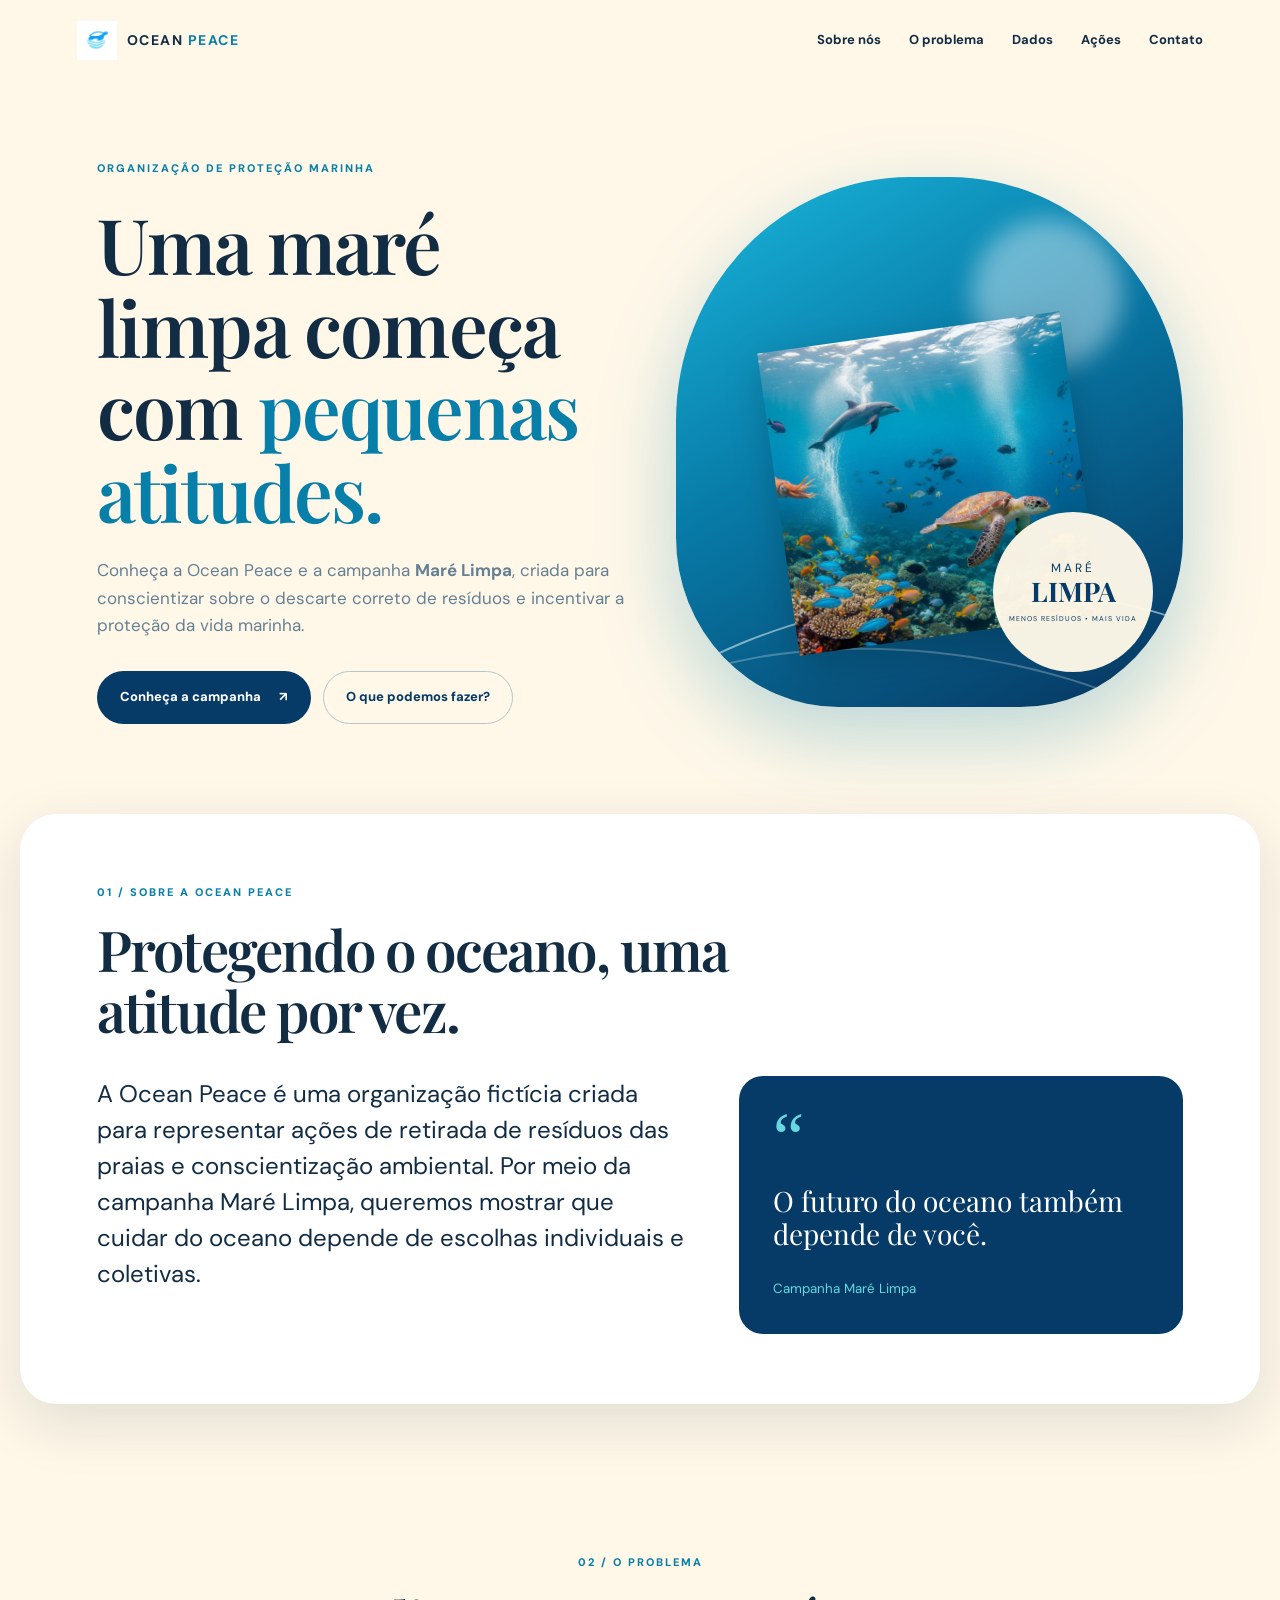
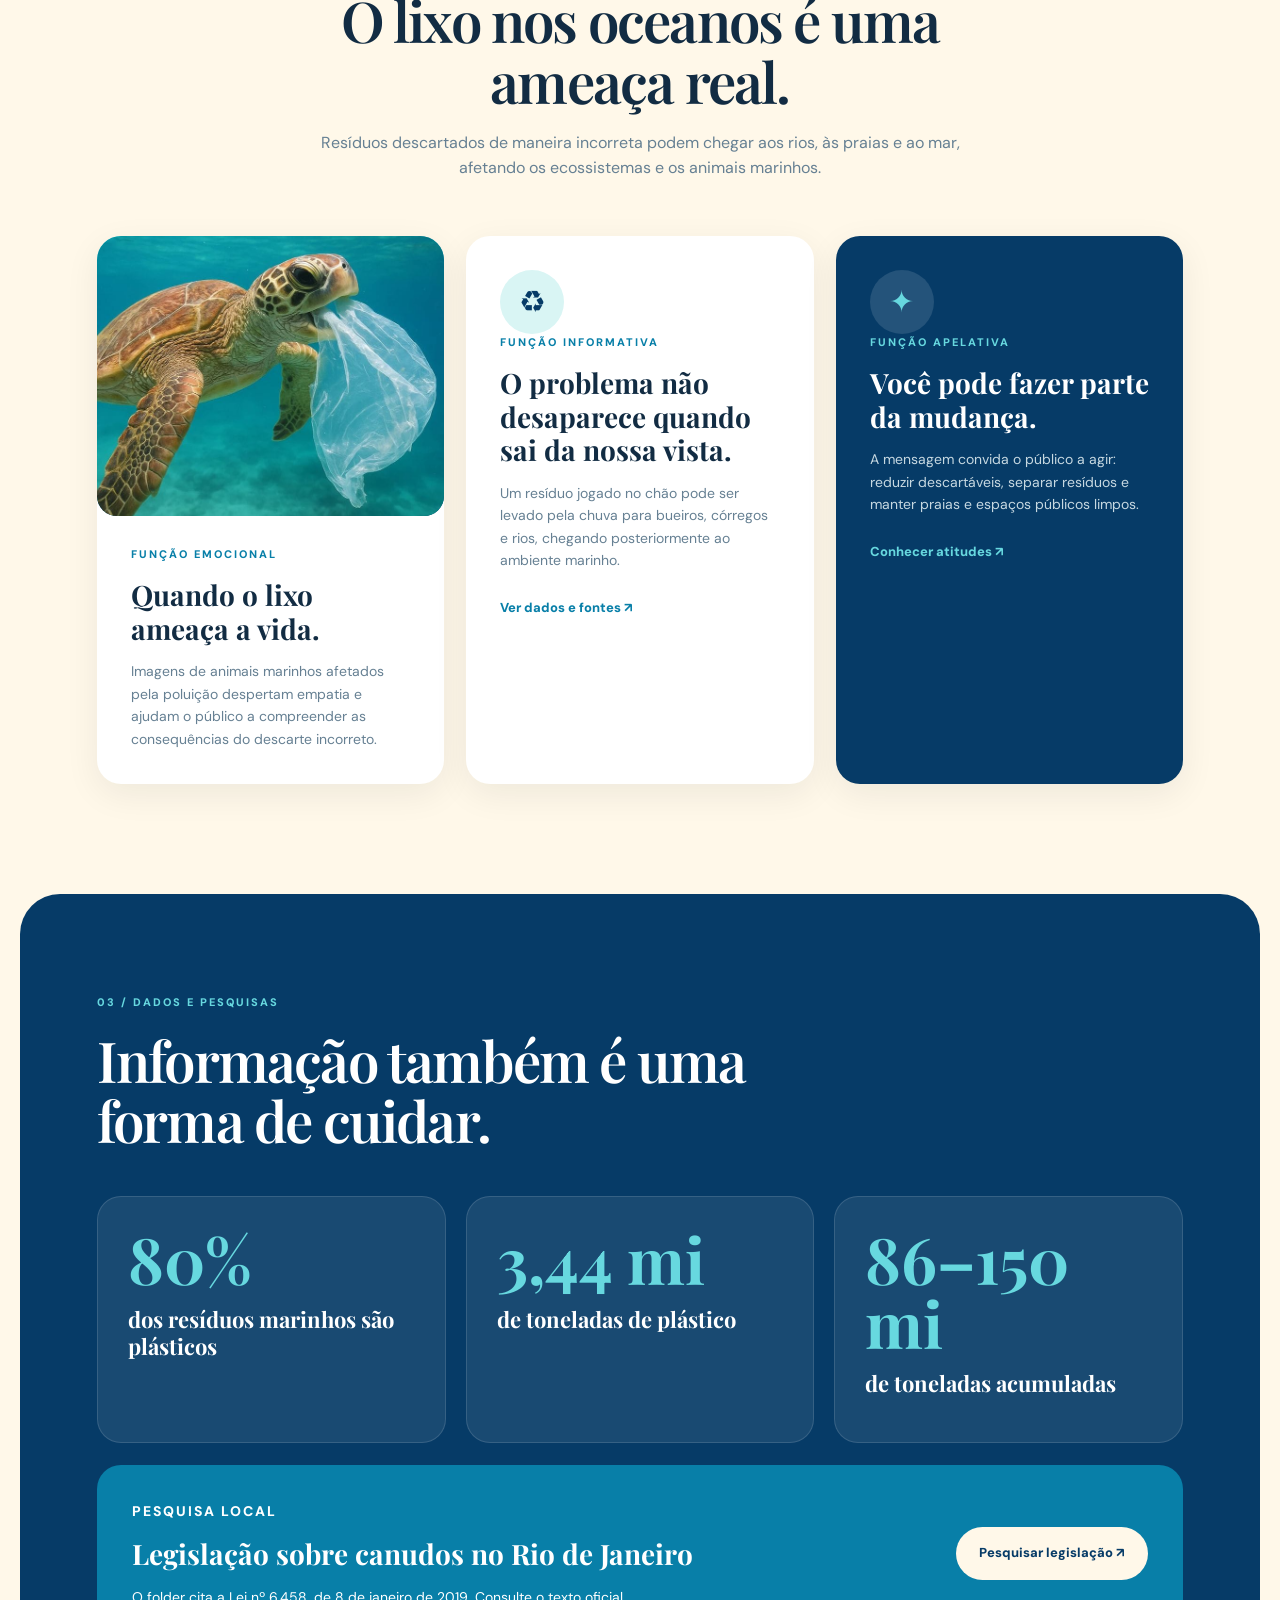
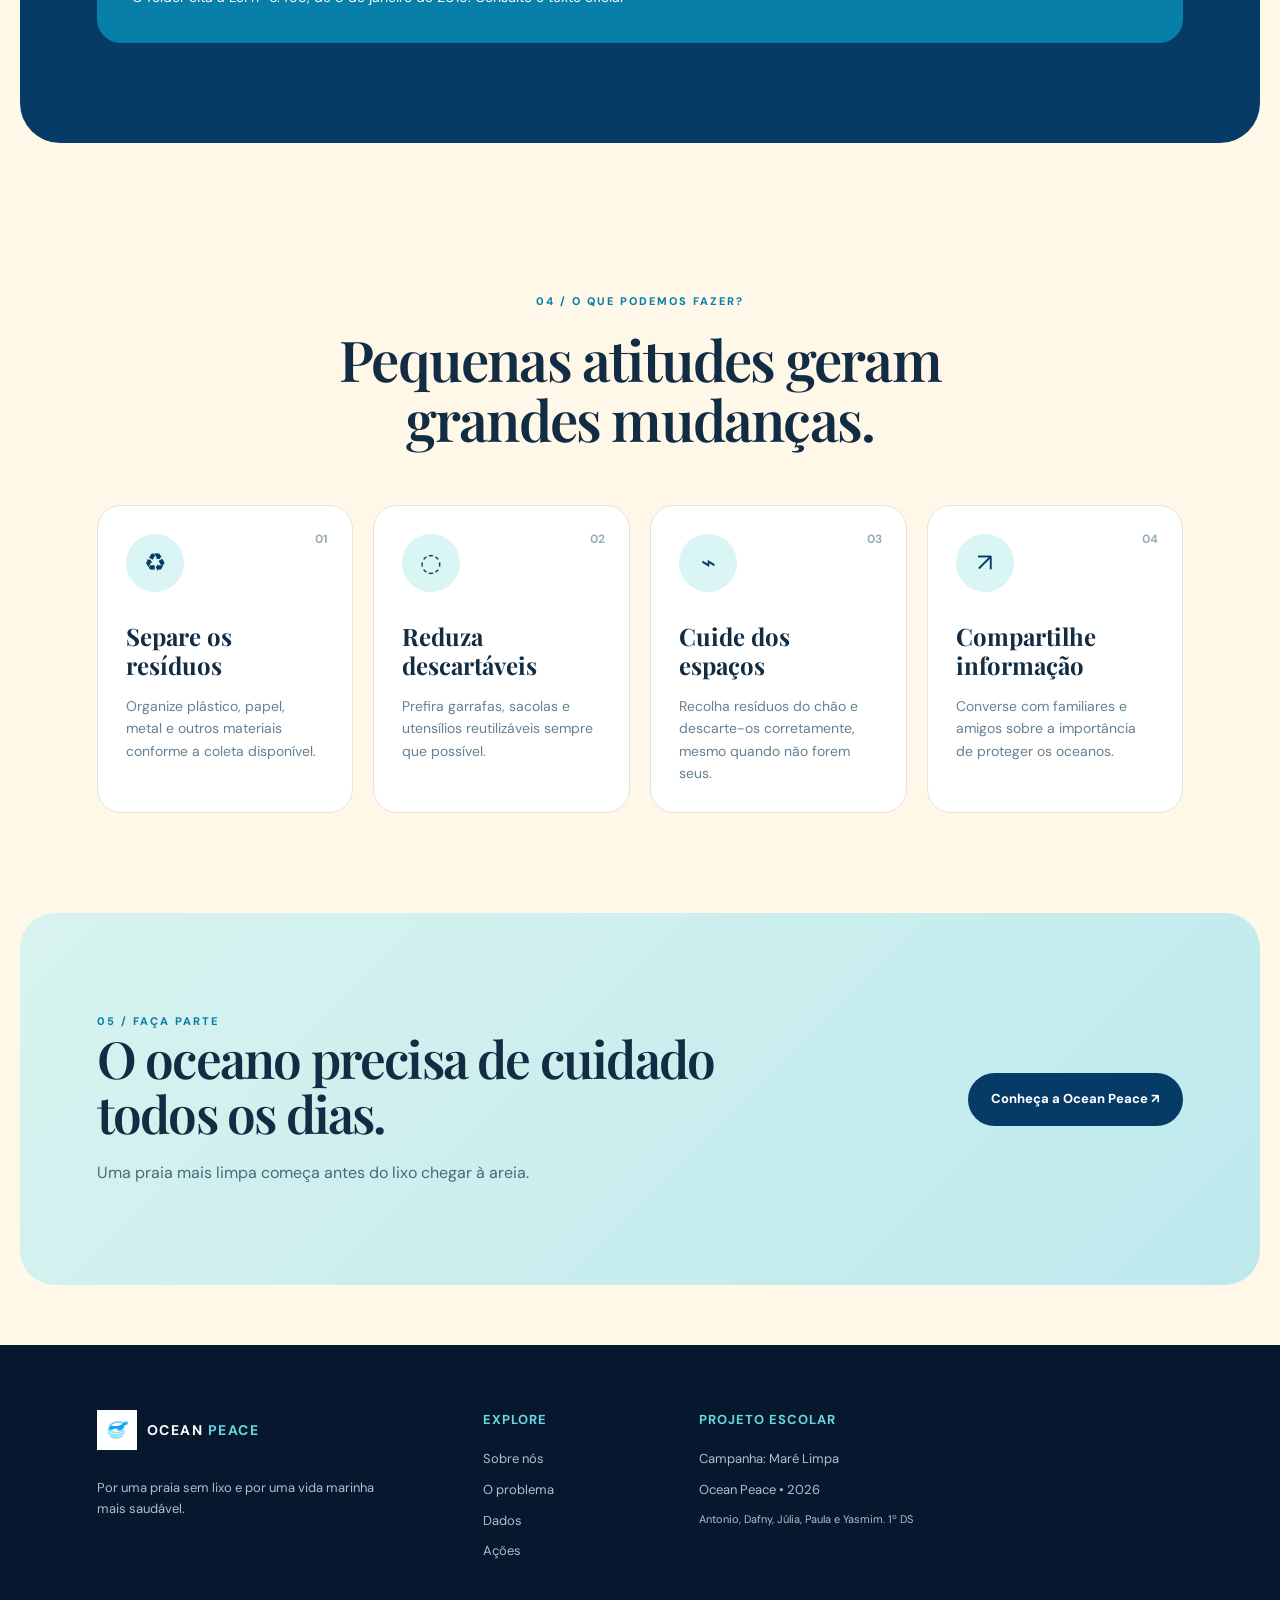
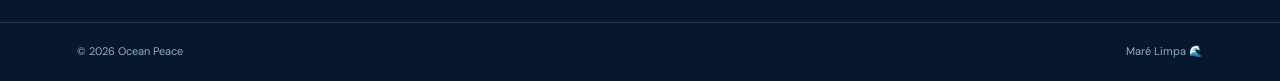
<file: index.html>
<!DOCTYPE html>
<html lang="pt-BR">
<head>
  <meta charset="UTF-8">
  <meta name="viewport" content="width=device-width, initial-scale=1.0">
  <meta name="description" content="Ocean Peace — Campanha Maré Limpa para a proteção dos oceanos e da vida marinha.">
  <title>Ocean Peace | Maré Limpa</title>
  <link rel="preconnect" href="https://fonts.googleapis.com">
  <link rel="preconnect" href="https://fonts.gstatic.com" crossorigin>
  <link href="https://fonts.googleapis.com/css2?family=DM+Sans:wght@400;500;600;700&family=Playfair+Display:wght@500;600;700&display=swap" rel="stylesheet">
  <link rel="stylesheet" href="style.css">
</head>
<body>
  <header class="site-header" id="inicio">
    <a class="brand" href="#inicio" aria-label="Ocean Peace - início">
      <img src="assets/logo.png.jpeg" alt="Logo Ocean Peace">
      <span>OCEAN <b>PEACE</b></span>
    </a>

    <button class="menu-toggle" aria-label="Abrir menu" aria-expanded="false">☰</button>

    <nav class="nav" aria-label="Navegação principal">
      <a href="#sobre">Sobre nós</a>
      <a href="#problema">O problema</a>
      <a href="#dados">Dados</a>
      <a href="#acoes">Ações</a>
      <a href="#contato">Contato</a>
    </nav>
  </header>

  <main>
    <section class="hero section-shell">
      <div class="hero-content">
        <p class="eyebrow">ORGANIZAÇÃO DE PROTEÇÃO MARINHA</p>
        <h1>Uma maré limpa começa com <em>pequenas atitudes.</em></h1>
        <p class="hero-text">
          Conheça a Ocean Peace e a campanha <strong>Maré Limpa</strong>, criada para conscientizar
          sobre o descarte correto de resíduos e incentivar a proteção da vida marinha.
        </p>
        <div class="hero-actions">
          <a class="button button-primary" href="#sobre">Conheça a campanha <span>↗</span></a>
          <a class="button button-ghost" href="#acoes">O que podemos fazer?</a>
        </div>
      </div>

      <div class="hero-art" aria-label="Ilustração decorativa do oceano">
        <div class="sun-glow"></div>
        <div class="bubble bubble-one"></div>
        <div class="bubble bubble-two"></div>
        <div class="bubble bubble-three"></div>
        <div class="wave wave-back"></div>
        <div class="wave wave-front"></div>
        <div class="turtle-symbol">
          <img src="assets/animais.png.jpeg" alt="">
        </div>
        <div class="hero-stamp">
          <span>MARÉ</span>
          <strong>LIMPA</strong>
          <small>MENOS RESÍDUOS • MAIS VIDA</small>
        </div>
      </div>
    </section>

    <section class="intro section-shell" id="sobre">
      <div class="section-heading">
        <p class="eyebrow">01 / SOBRE A OCEAN PEACE</p>
        <h2>Protegendo o oceano, uma atitude por vez.</h2>
      </div>
      <div class="intro-grid">
        <p class="large-copy">
          A Ocean Peace é uma organização fictícia criada para representar ações de retirada
          de resíduos das praias e conscientização ambiental. Por meio da campanha Maré Limpa,
          queremos mostrar que cuidar do oceano depende de escolhas individuais e coletivas.
        </p>
        <div class="quote-card">
          <span class="quote-mark">“</span>
          <p>O futuro do oceano também depende de você.</p>
          <small>Campanha Maré Limpa</small>
        </div>
      </div>
    </section>

    <section class="problem section-shell" id="problema">
      <div class="section-heading centered">
        <p class="eyebrow">02 / O PROBLEMA</p>
        <h2>O lixo nos oceanos é uma ameaça real.</h2>
        <p>
          Resíduos descartados de maneira incorreta podem chegar aos rios, às praias e ao mar,
          afetando os ecossistemas e os animais marinhos.
        </p>
      </div>

      <div class="feature-grid">
        <article class="feature-card feature-image">
          <div class="image-placeholder turtle-image" role="img" aria-label="Representação de uma tartaruga no oceano">
            <span>
              <img src="assets/tartaruga.png.jpeg" alt="">
            </span>
          </div>
          <div class="feature-body">
            <p class="card-tag">FUNÇÃO EMOCIONAL</p>
            <h3>Quando o lixo ameaça a vida.</h3>
            <p>
              Imagens de animais marinhos afetados pela poluição despertam empatia e ajudam
              o público a compreender as consequências do descarte incorreto.
            </p>
          </div>
        </article>

        <article class="feature-card">
          <div class="icon-circle">♻</div>
          <p class="card-tag">FUNÇÃO INFORMATIVA</p>
          <h3>O problema não desaparece quando sai da nossa vista.</h3>
          <p>
            Um resíduo jogado no chão pode ser levado pela chuva para bueiros, córregos e rios,
            chegando posteriormente ao ambiente marinho.
          </p>
          <a href="#dados" class="text-link">Ver dados e fontes ↗</a>
        </article>

        <article class="feature-card dark-card">
          <div class="icon-circle light">✦</div>
          <p class="card-tag">FUNÇÃO APELATIVA</p>
          <h3>Você pode fazer parte da mudança.</h3>
          <p>
            A mensagem convida o público a agir: reduzir descartáveis, separar resíduos e
            manter praias e espaços públicos limpos.
          </p>
          <a href="#acoes" class="text-link light-link">Conhecer atitudes ↗</a>
        </article>
      </div>
    </section>

    <section class="stats section-shell" id="dados">
      <div class="section-heading">
        <p class="eyebrow">03 / DADOS E PESQUISAS</p>
        <h2>Informação também é uma forma de cuidar.</h2>
      </div>

      <div class="stats-grid">
        <article class="stat-card">
          <strong>80%</strong>
          <h3>dos resíduos marinhos são plásticos</h3>
        </article>
        <article class="stat-card">
          <strong>3,44 mi</strong>
          <h3>de toneladas de plástico</h3>
        </article>
        <article class="stat-card">
          <strong>86–150 mi</strong>
          <h3>de toneladas acumuladas</h3>
        </article>
      </div>

      <div class="research-note">
        <div>
          <p class="card-tag">PESQUISA LOCAL</p>
          <h3>Legislação sobre canudos no Rio de Janeiro</h3>
          <p>
            O folder cita a Lei nº 6.458, de 8 de janeiro de 2019. Consulte o texto oficial
          </p>
        </div>
        <a class="button button-light" href="https://leismunicipais.com.br/" target="_blank" rel="noopener noreferrer">
          Pesquisar legislação ↗
        </a>
      </div>
    </section>

    <section class="actions section-shell" id="acoes">
      <div class="section-heading centered">
        <p class="eyebrow">04 / O QUE PODEMOS FAZER?</p>
        <h2>Pequenas atitudes geram grandes mudanças.</h2>
      </div>

      <div class="action-grid">
        <article class="action-card">
          <span class="action-number">01</span>
          <div class="action-icon">♻</div>
          <h3>Separe os resíduos</h3>
          <p>Organize plástico, papel, metal e outros materiais conforme a coleta disponível.</p>
        </article>
        <article class="action-card">
          <span class="action-number">02</span>
          <div class="action-icon">◌</div>
          <h3>Reduza descartáveis</h3>
          <p>Prefira garrafas, sacolas e utensílios reutilizáveis sempre que possível.</p>
        </article>
        <article class="action-card">
          <span class="action-number">03</span>
          <div class="action-icon">⌁</div>
          <h3>Cuide dos espaços</h3>
          <p>Recolha resíduos do chão e descarte-os corretamente, mesmo quando não forem seus.</p>
        </article>
        <article class="action-card">
          <span class="action-number">04</span>
          <div class="action-icon">↗</div>
          <h3>Compartilhe informação</h3>
          <p>Converse com familiares e amigos sobre a importância de proteger os oceanos.</p>
        </article>
      </div>
    </section>

    <section class="cta section-shell">
      <div>
        <p class="eyebrow">05 / FAÇA PARTE</p>
        <h2>O oceano precisa de cuidado todos os dias.</h2>
        <p>Uma praia mais limpa começa antes do lixo chegar à areia.</p>
      </div>
      <a class="button button-primary" href="#contato">Conheça a Ocean Peace ↗</a>
    </section>
  </main>

  <footer class="footer" id="contato">
    <div class="footer-inner section-shell">
      <div class="footer-brand">
        <a class="brand" href="#inicio">
          <img src="assets/logo.png.jpeg" alt="Logo Ocean Peace">
          <span>OCEAN <b>PEACE</b></span>
        </a>
        <p>Por uma praia sem lixo e por uma vida marinha mais saudável.</p>
      </div>

      <div class="footer-column">
        <h3>Explore</h3>
        <a href="#sobre">Sobre nós</a>
        <a href="#problema">O problema</a>
        <a href="#dados">Dados</a>
        <a href="#acoes">Ações</a>
      </div>

      <div class="footer-column">
        <h3>Projeto escolar</h3>
        <p>Campanha: Maré Limpa</p>
        <p>Ocean Peace • 2026</p>
        <p class="muted">Antonio, Dafny, Júlia, Paula e Yasmim. 1º DS</p>
      </div>
    </div>
    <div class="footer-bottom">
      <span>© 2026 Ocean Peace</span>
      <span>Maré Limpa 🌊</span>
    </div>
  </footer>

  <script src="script.js"></script>
</body>
</html>
</file>
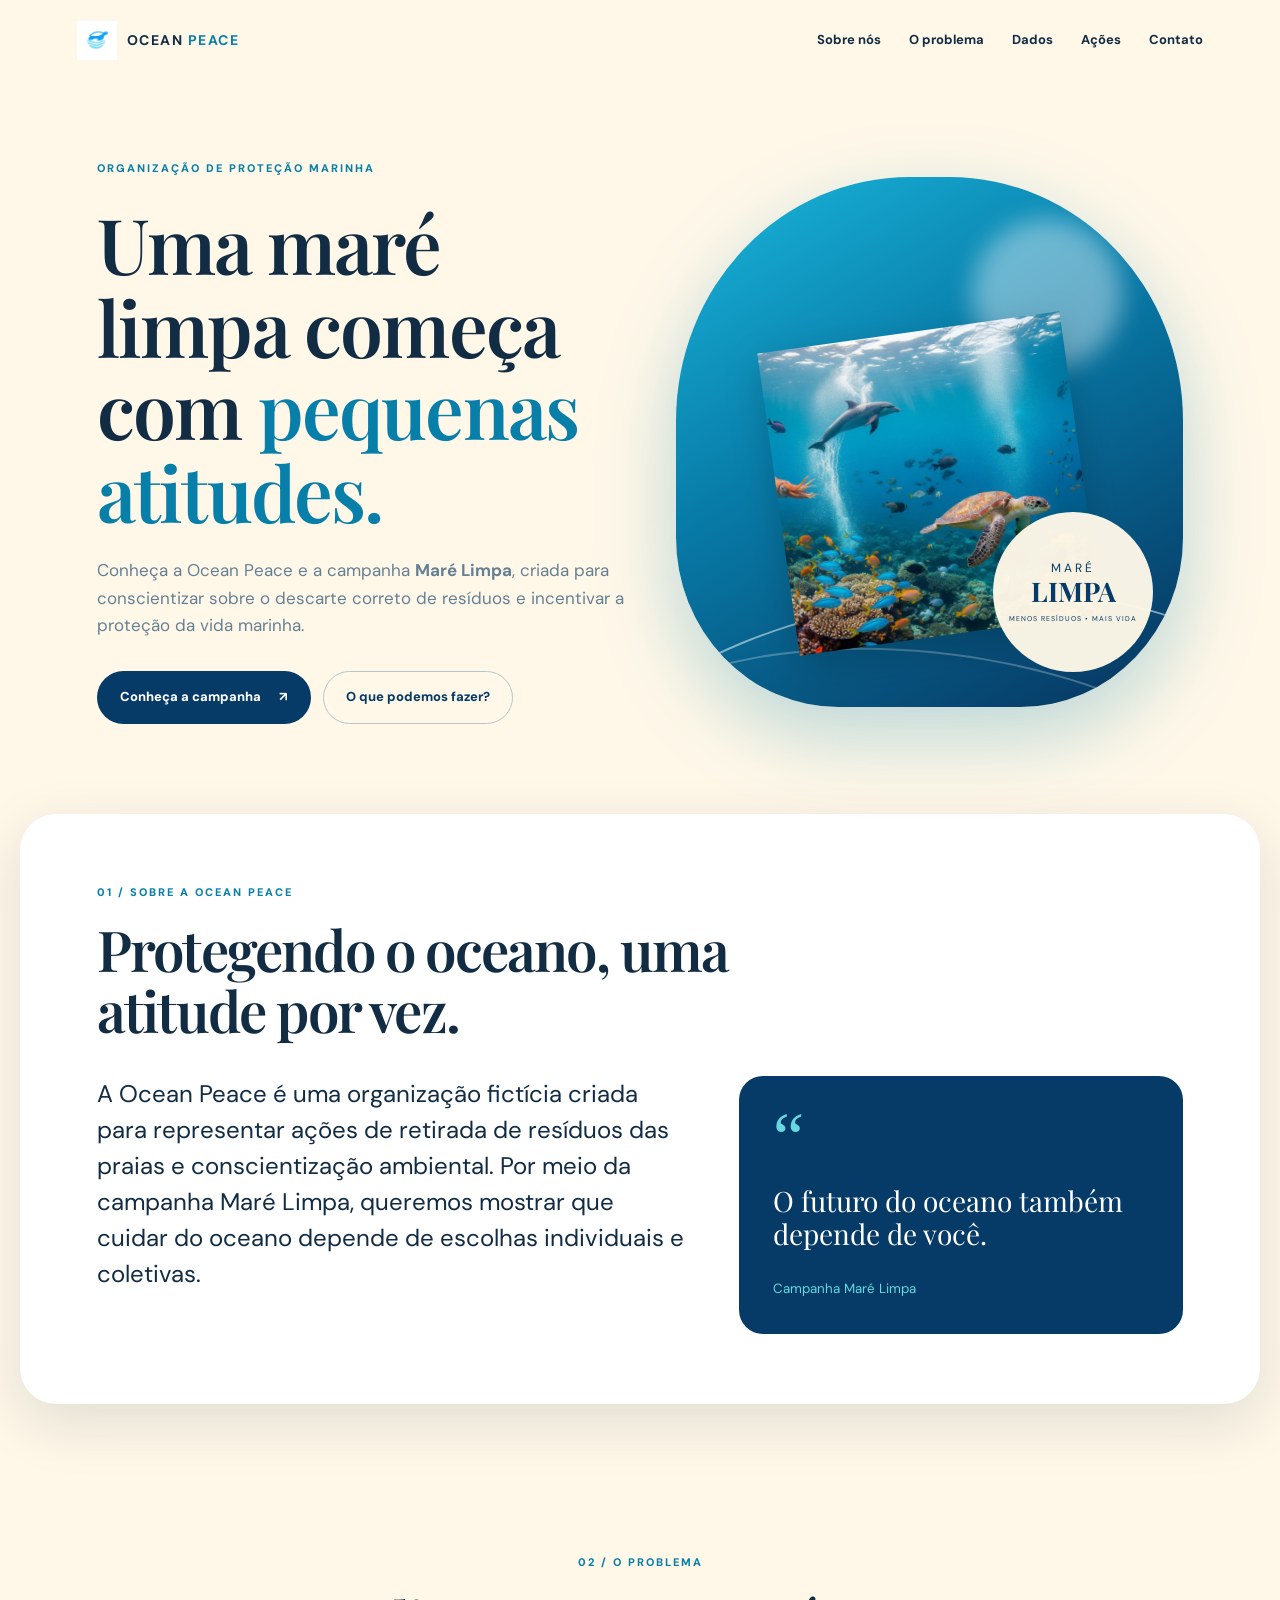
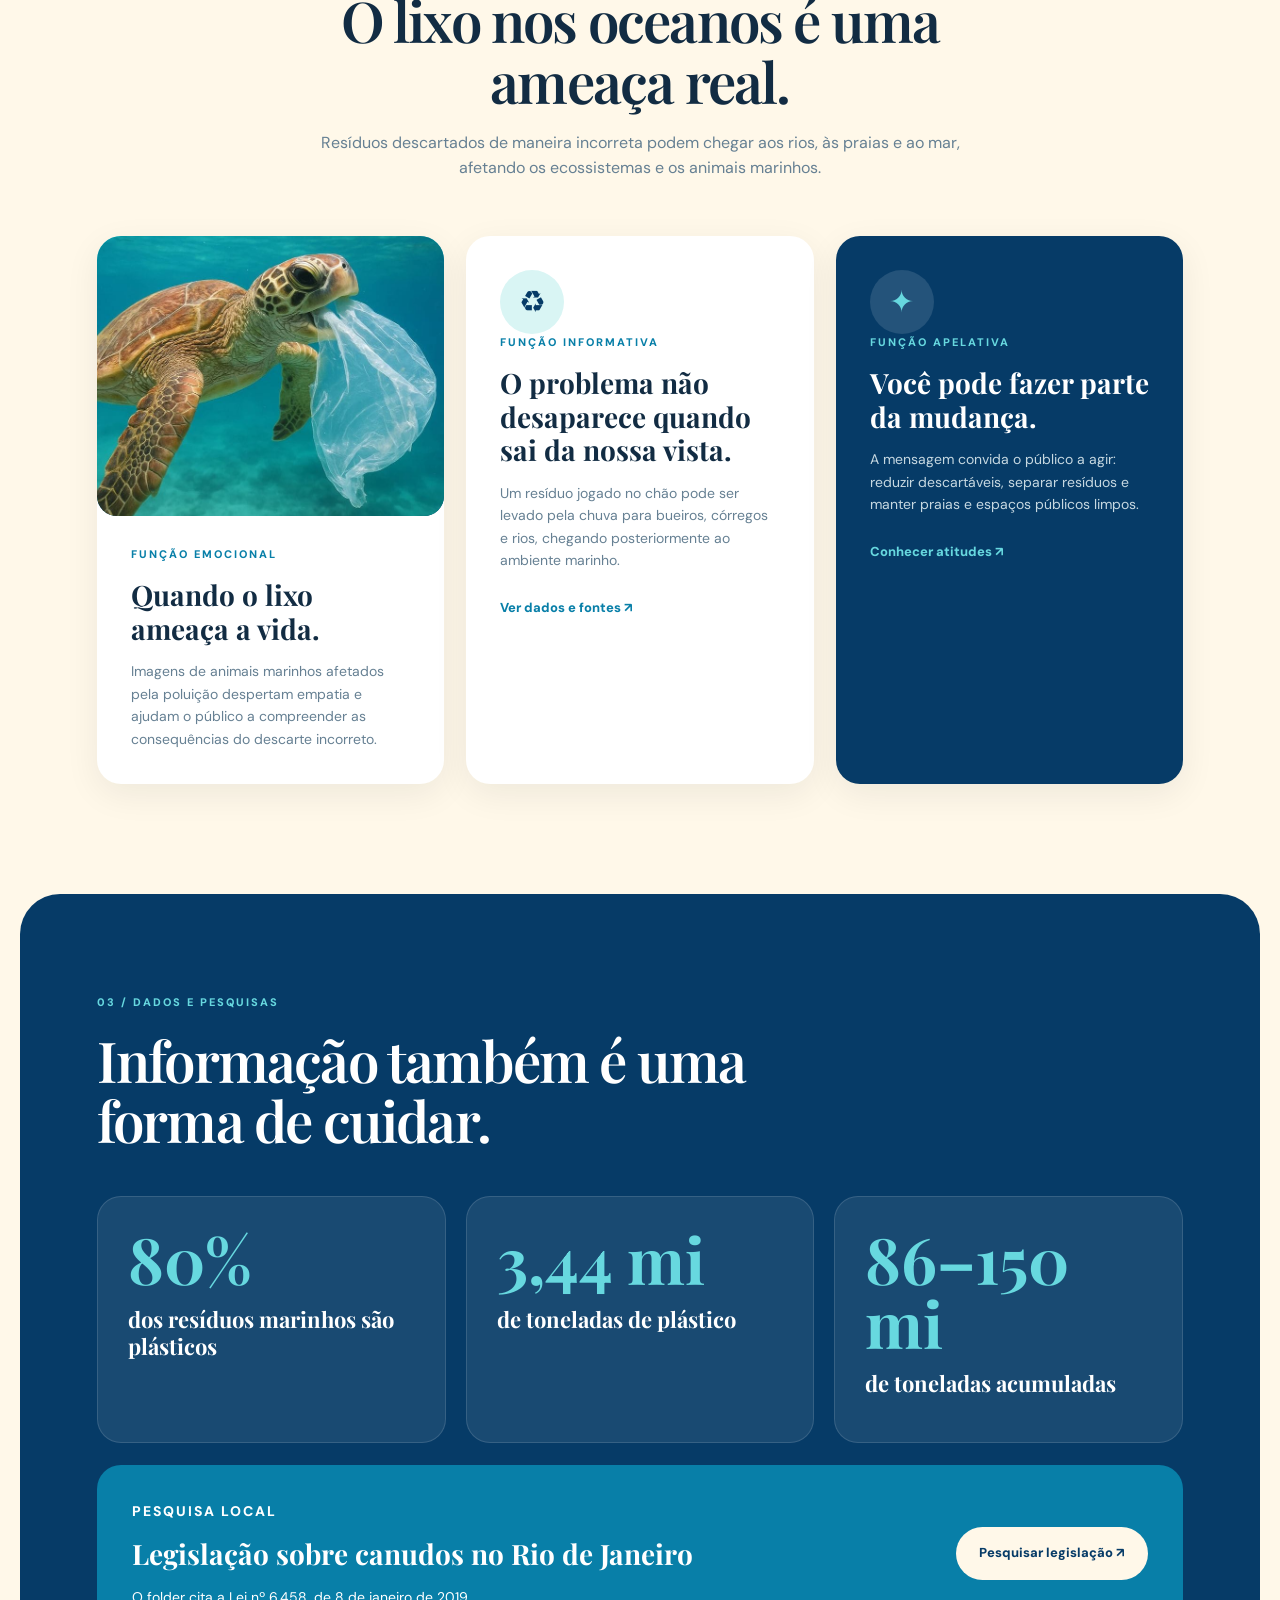
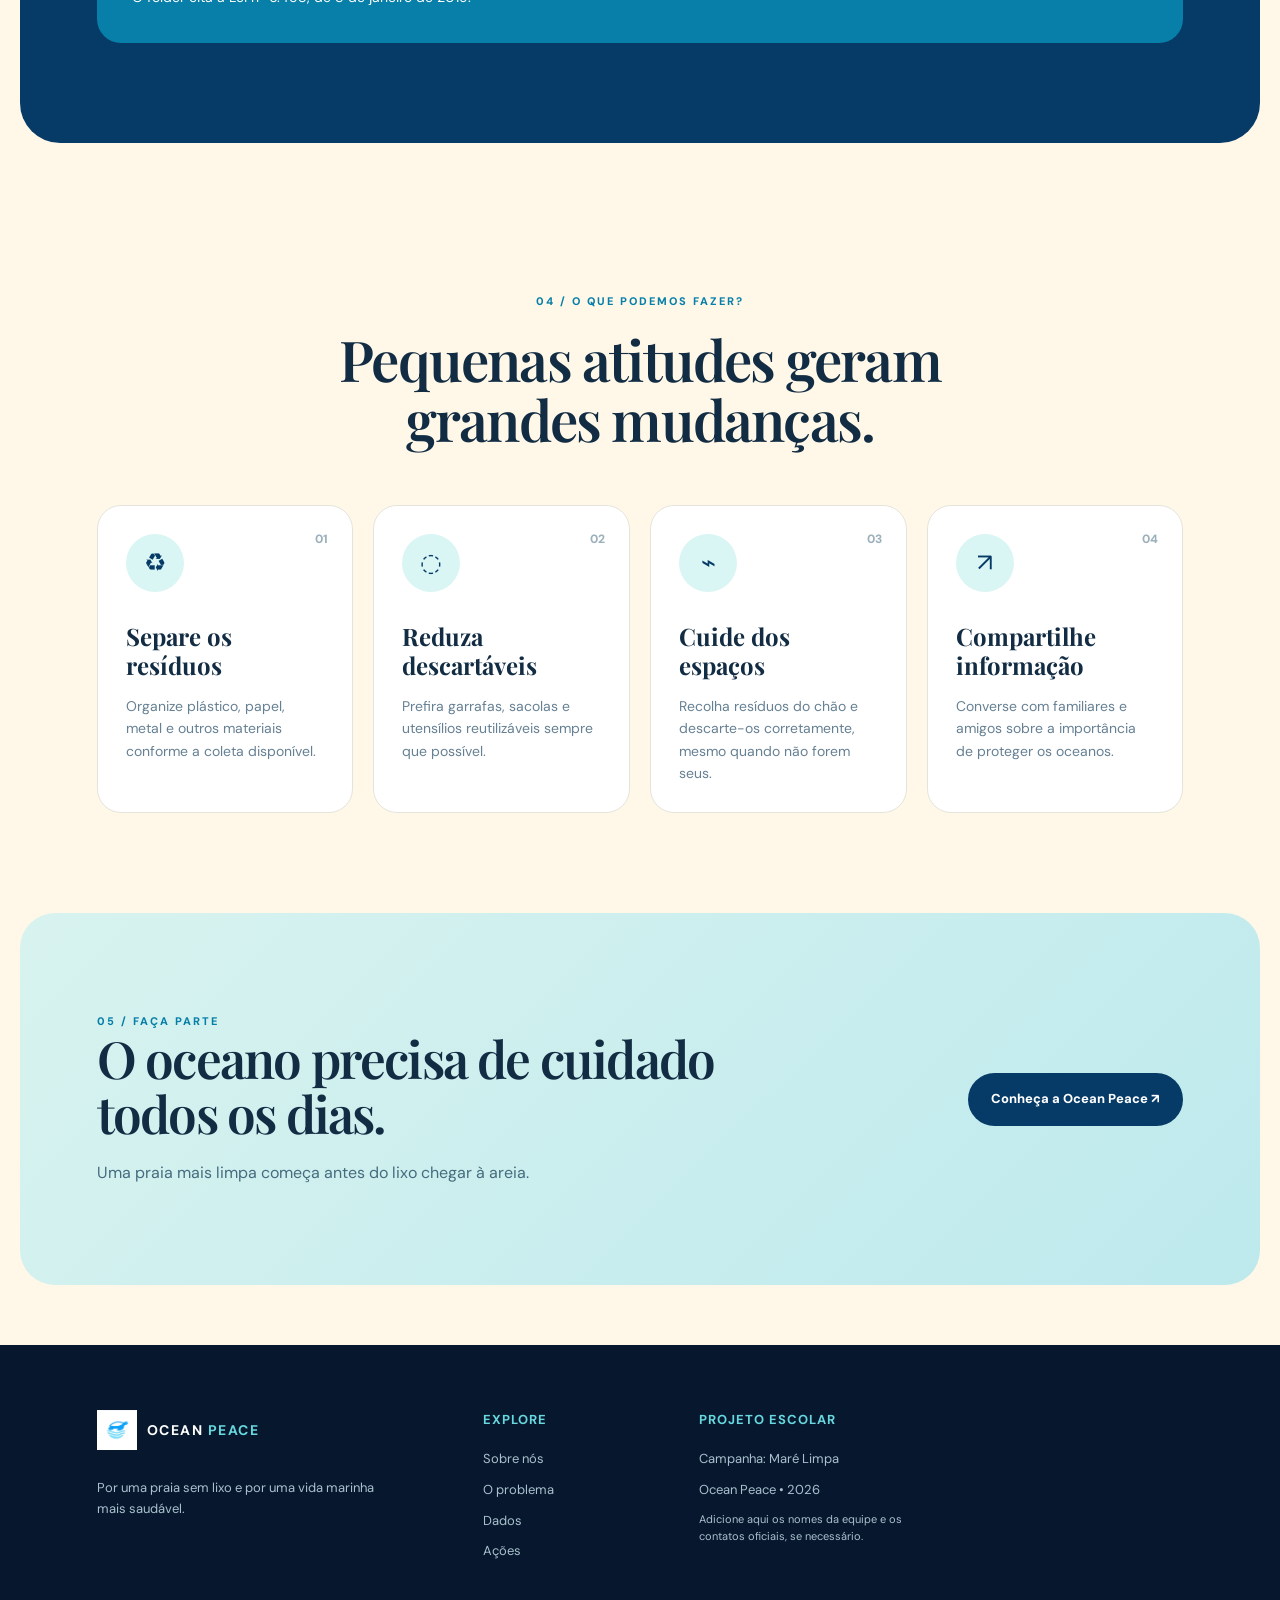
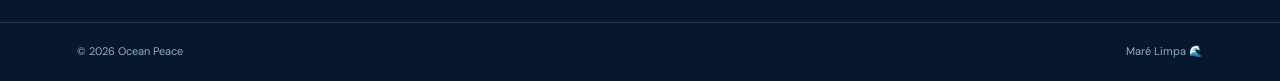
<file: Ocean-peace/index.html>
<!DOCTYPE html>
<html lang="pt-BR">
<head>
  <meta charset="UTF-8">
  <meta name="viewport" content="width=device-width, initial-scale=1.0">
  <meta name="description" content="Ocean Peace — Campanha Maré Limpa para a proteção dos oceanos e da vida marinha.">
  <title>Ocean Peace | Maré Limpa</title>
  <link rel="preconnect" href="https://fonts.googleapis.com">
  <link rel="preconnect" href="https://fonts.gstatic.com" crossorigin>
  <link href="https://fonts.googleapis.com/css2?family=DM+Sans:wght@400;500;600;700&family=Playfair+Display:wght@500;600;700&display=swap" rel="stylesheet">
  <link rel="stylesheet" href="style.css">
</head>
<body>
  <header class="site-header" id="inicio">
    <a class="brand" href="#inicio" aria-label="Ocean Peace - início">
      <img src="assets/logo.png.jpeg" alt="Logo Ocean Peace">
      <span>OCEAN <b>PEACE</b></span>
    </a>

    <button class="menu-toggle" aria-label="Abrir menu" aria-expanded="false">☰</button>

    <nav class="nav" aria-label="Navegação principal">
      <a href="#sobre">Sobre nós</a>
      <a href="#problema">O problema</a>
      <a href="#dados">Dados</a>
      <a href="#acoes">Ações</a>
      <a href="#contato">Contato</a>
    </nav>
  </header>

  <main>
    <section class="hero section-shell">
      <div class="hero-content">
        <p class="eyebrow">ORGANIZAÇÃO DE PROTEÇÃO MARINHA</p>
        <h1>Uma maré limpa começa com <em>pequenas atitudes.</em></h1>
        <p class="hero-text">
          Conheça a Ocean Peace e a campanha <strong>Maré Limpa</strong>, criada para conscientizar
          sobre o descarte correto de resíduos e incentivar a proteção da vida marinha.
        </p>
        <div class="hero-actions">
          <a class="button button-primary" href="#sobre">Conheça a campanha <span>↗</span></a>
          <a class="button button-ghost" href="#acoes">O que podemos fazer?</a>
        </div>
      </div>

      <div class="hero-art" aria-label="Ilustração decorativa do oceano">
        <div class="sun-glow"></div>
        <div class="bubble bubble-one"></div>
        <div class="bubble bubble-two"></div>
        <div class="bubble bubble-three"></div>
        <div class="wave wave-back"></div>
        <div class="wave wave-front"></div>
        <div class="turtle-symbol">
          <img src="assets/animais.png.jpeg" alt="">
        </div>
        <div class="hero-stamp">
          <span>MARÉ</span>
          <strong>LIMPA</strong>
          <small>MENOS RESÍDUOS • MAIS VIDA</small>
        </div>
      </div>
    </section>

    <section class="intro section-shell" id="sobre">
      <div class="section-heading">
        <p class="eyebrow">01 / SOBRE A OCEAN PEACE</p>
        <h2>Protegendo o oceano, uma atitude por vez.</h2>
      </div>
      <div class="intro-grid">
        <p class="large-copy">
          A Ocean Peace é uma organização fictícia criada para representar ações de retirada
          de resíduos das praias e conscientização ambiental. Por meio da campanha Maré Limpa,
          queremos mostrar que cuidar do oceano depende de escolhas individuais e coletivas.
        </p>
        <div class="quote-card">
          <span class="quote-mark">“</span>
          <p>O futuro do oceano também depende de você.</p>
          <small>Campanha Maré Limpa</small>
        </div>
      </div>
    </section>

    <section class="problem section-shell" id="problema">
      <div class="section-heading centered">
        <p class="eyebrow">02 / O PROBLEMA</p>
        <h2>O lixo nos oceanos é uma ameaça real.</h2>
        <p>
          Resíduos descartados de maneira incorreta podem chegar aos rios, às praias e ao mar,
          afetando os ecossistemas e os animais marinhos.
        </p>
      </div>

      <div class="feature-grid">
        <article class="feature-card feature-image">
          <div class="image-placeholder turtle-image" role="img" aria-label="Representação de uma tartaruga no oceano">
            <span>
              <img src="assets/tartaruga.png.jpeg" alt="">
            </span>
          </div>
          <div class="feature-body">
            <p class="card-tag">FUNÇÃO EMOCIONAL</p>
            <h3>Quando o lixo ameaça a vida.</h3>
            <p>
              Imagens de animais marinhos afetados pela poluição despertam empatia e ajudam
              o público a compreender as consequências do descarte incorreto.
            </p>
          </div>
        </article>

        <article class="feature-card">
          <div class="icon-circle">♻</div>
          <p class="card-tag">FUNÇÃO INFORMATIVA</p>
          <h3>O problema não desaparece quando sai da nossa vista.</h3>
          <p>
            Um resíduo jogado no chão pode ser levado pela chuva para bueiros, córregos e rios,
            chegando posteriormente ao ambiente marinho.
          </p>
          <a href="#dados" class="text-link">Ver dados e fontes ↗</a>
        </article>

        <article class="feature-card dark-card">
          <div class="icon-circle light">✦</div>
          <p class="card-tag">FUNÇÃO APELATIVA</p>
          <h3>Você pode fazer parte da mudança.</h3>
          <p>
            A mensagem convida o público a agir: reduzir descartáveis, separar resíduos e
            manter praias e espaços públicos limpos.
          </p>
          <a href="#acoes" class="text-link light-link">Conhecer atitudes ↗</a>
        </article>
      </div>
    </section>

    <section class="stats section-shell" id="dados">
      <div class="section-heading">
        <p class="eyebrow">03 / DADOS E PESQUISAS</p>
        <h2>Informação também é uma forma de cuidar.</h2>
      </div>

      <div class="stats-grid">
        <article class="stat-card">
          <strong>80%</strong>
          <h3>dos resíduos marinhos são plásticos</h3>
        </article>
        <article class="stat-card">
          <strong>3,44 mi</strong>
          <h3>de toneladas de plástico</h3>
        </article>
        <article class="stat-card">
          <strong>86–150 mi</strong>
          <h3>de toneladas acumuladas</h3> 
        </article>
      </div>

      <div class="research-note">
        <div>
          <p class="card-tag">PESQUISA LOCAL</p>
          <h3>Legislação sobre canudos no Rio de Janeiro</h3>
          <p>
            O folder cita a Lei nº 6.458, de 8 de janeiro de 2019.
          </p>
        </div>
        <a class="button button-light" href="https://leismunicipais.com.br/" target="_blank" rel="noopener noreferrer">
          Pesquisar legislação ↗
        </a>
      </div>
    </section>

    <section class="actions section-shell" id="acoes">
      <div class="section-heading centered">
        <p class="eyebrow">04 / O QUE PODEMOS FAZER?</p>
        <h2>Pequenas atitudes geram grandes mudanças.</h2>
      </div>

      <div class="action-grid">
        <article class="action-card">
          <span class="action-number">01</span>
          <div class="action-icon">♻</div>
          <h3>Separe os resíduos</h3>
          <p>Organize plástico, papel, metal e outros materiais conforme a coleta disponível.</p>
        </article>
        <article class="action-card">
          <span class="action-number">02</span>
          <div class="action-icon">◌</div>
          <h3>Reduza descartáveis</h3>
          <p>Prefira garrafas, sacolas e utensílios reutilizáveis sempre que possível.</p>
        </article>
        <article class="action-card">
          <span class="action-number">03</span>
          <div class="action-icon">⌁</div>
          <h3>Cuide dos espaços</h3>
          <p>Recolha resíduos do chão e descarte-os corretamente, mesmo quando não forem seus.</p>
        </article>
        <article class="action-card">
          <span class="action-number">04</span>
          <div class="action-icon">↗</div>
          <h3>Compartilhe informação</h3>
          <p>Converse com familiares e amigos sobre a importância de proteger os oceanos.</p>
        </article>
      </div>
    </section>

    <section class="cta section-shell">
      <div>
        <p class="eyebrow">05 / FAÇA PARTE</p>
        <h2>O oceano precisa de cuidado todos os dias.</h2>
        <p>Uma praia mais limpa começa antes do lixo chegar à areia.</p>
      </div>
      <a class="button button-primary" href="#contato">Conheça a Ocean Peace ↗</a>
    </section>
  </main>

  <footer class="footer" id="contato">
    <div class="footer-inner section-shell">
      <div class="footer-brand">
        <a class="brand" href="#inicio">
          <img src="assets/logo.png.jpeg" alt="Logo Ocean Peace">
          <span>OCEAN <b>PEACE</b></span>
        </a>
        <p>Por uma praia sem lixo e por uma vida marinha mais saudável.</p>
      </div>

      <div class="footer-column">
        <h3>Explore</h3>
        <a href="#sobre">Sobre nós</a>
        <a href="#problema">O problema</a>
        <a href="#dados">Dados</a>
        <a href="#acoes">Ações</a>
      </div>

      <div class="footer-column">
        <h3>Projeto escolar</h3>
        <p>Campanha: Maré Limpa</p>
        <p>Ocean Peace • 2026</p>
        <p class="muted">Adicione aqui os nomes da equipe e os contatos oficiais, se necessário.</p>
      </div>
    </div>
    <div class="footer-bottom">
      <span>© 2026 Ocean Peace</span>
      <span>Maré Limpa 🌊</span>
    </div>
  </footer>

  <script src="script.js"></script>
</body>
</html>
</file>
<file: style.css>
* {
  box-sizing: border-box;
  margin: 0;
  padding: 0;
}

:root {
  --navy: #07182e;
  --deep-blue: #063b67;
  --ocean: #087fa8;
  --cyan: #67d8df;
  --cream: #fff8e9;
  --sand: #e9dfca;
  --ink: #122c43;
  --muted: #668093;
  --white: #ffffff;
  --radius: 24px;
  --shadow: 0 18px 60px rgba(7, 24, 46, 0.12);
}

html {
  scroll-behavior: smooth;
}

body {
  background: var(--cream);
  color: var(--ink);
  font-family: "DM Sans", sans-serif;
  line-height: 1.6;
}

a {
  color: inherit;
  text-decoration: none;
}

.site-header {
  align-items: center;
  background: rgba(255, 248, 233, 0.92);
  backdrop-filter: blur(18px);
  display: flex;
  justify-content: space-between;
  padding: 20px 6vw;
  position: sticky;
  top: 0;
  z-index: 10;
}

.brand {
  align-items: center;
  display: inline-flex;
  gap: 10px;
  font-size: 14px;
  font-weight: 700;
  letter-spacing: 1.5px;
}

.brand img {
  height: 40px;
  width: 40px;
}

.brand b {
  color: var(--ocean);
}

.nav {
  display: flex;
  gap: 28px;
  font-size: 13px;
  font-weight: 700;
}

.nav a {
  transition: color 0.2s ease;
}

.nav a:hover {
  color: var(--ocean);
}

.menu-toggle {
  background: none;
  border: 0;
  cursor: pointer;
  display: none;
  font-size: 24px;
}

.section-shell {
  margin: 0 auto;
  max-width: 1240px;
  padding-left: 6vw;
  padding-right: 6vw;
}

.hero {
  align-items: center;
  display: grid;
  gap: 40px;
  grid-template-columns: 1.03fr 0.97fr;
  min-height: 720px;
  padding-bottom: 90px;
  padding-top: 80px;
}

.hero-content {
  position: relative;
  z-index: 1;
}

.eyebrow,
.card-tag {
  color: var(--ocean);
  font-size: 11px;
  font-weight: 800;
  letter-spacing: 2px;
  text-transform: uppercase;
}

.hero h1,
h2 {
  font-family: "Playfair Display", serif;
  font-weight: 600;
  letter-spacing: -1.8px;
  line-height: 1.08;
}

.hero h1 {
  font-size: clamp(48px, 6vw, 82px);
  margin: 24px 0;
  max-width: 680px;
}

.hero h1 em {
  color: var(--ocean);
  font-style: normal;
}

.hero-text {
  color: var(--muted);
  font-size: 17px;
  max-width: 570px;
}

.hero-actions {
  display: flex;
  flex-wrap: wrap;
  gap: 12px;
  margin-top: 32px;
}

.button {
  align-items: center;
  border: 1px solid transparent;
  border-radius: 999px;
  display: inline-flex;
  font-size: 13px;
  font-weight: 800;
  gap: 18px;
  justify-content: center;
  padding: 15px 22px;
  transition: transform 0.2s ease, box-shadow 0.2s ease;
}

.button:hover {
  box-shadow: var(--shadow);
  transform: translateY(-3px);
}

.button-primary {
  background: var(--deep-blue);
  color: var(--white);
}

.button-ghost {
  border-color: #b5c6ca;
  color: var(--deep-blue);
}

.button-light {
  background: var(--cream);
  color: var(--deep-blue);
}

.hero-art {
  background: linear-gradient(150deg, #1ab7dc 0%, #087ca9 42%, #06335d 100%);
  border-radius: 46% 46% 32% 32%;
  box-shadow: 0 28px 80px rgba(8, 127, 168, 0.28);
  min-height: 530px;
  overflow: hidden;
  position: relative;
}

.sun-glow {
  background: rgba(255, 255, 255, 0.4);
  border-radius: 50%;
  filter: blur(12px);
  height: 150px;
  position: absolute;
  right: 12%;
  top: 8%;
  width: 150px;
}

.wave {
  border: 2px solid rgba(255, 255, 255, 0.5);
  border-radius: 50%;
  height: 340px;
  left: -20%;
  position: absolute;
  width: 140%;
}

.wave-back {
  bottom: -230px;
  transform: rotate(-8deg);
}

.wave-front {
  bottom: -285px;
  border-color: rgba(255, 255, 255, 0.25);
  transform: rotate(7deg);
}

.turtle-symbol {
  filter: drop-shadow(0 12px 18px rgba(0, 0, 0, 0.18));
  font-size: 150px;
  left: 20%;
  position: absolute;
  top: 29%;
  width: 60%;
  transform: rotate(-8deg);
}

.turtle-symbol img {
  display: block;
  width: 100%;
  height: 100%;
}

.hero-stamp {
  align-items: center;
  background: rgba(255, 248, 233, 0.96);
  border-radius: 50%;
  bottom: 35px;
  color: var(--deep-blue);
  display: flex;
  flex-direction: column;
  height: 160px;
  justify-content: center;
  position: absolute;
  right: 30px;
  text-align: center;
  width: 160px;
}

.hero-stamp span {
  font-size: 12px;
  letter-spacing: 3px;
}

.hero-stamp strong {
  font-family: "Playfair Display", serif;
  font-size: 27px;
  line-height: 1;
}

.hero-stamp small {
  font-size: 7px;
  letter-spacing: 1px;
  margin-top: 8px;
}

section:not(.hero) {
  padding-bottom: 100px;
  padding-top: 100px;
}

.section-heading {
  max-width: 720px;
}

.section-heading h2 {
  font-size: clamp(38px, 4.4vw, 62px);
  margin: 18px 0;
}

.section-heading > p:not(.eyebrow) {
  color: var(--muted);
  max-width: 650px;
}

.centered {
  margin-left: auto;
  margin-right: auto;
  text-align: center;
}

.centered > p:not(.eyebrow) {
  margin-left: auto;
  margin-right: auto;
}

.intro {
  background: var(--white);
  border-radius: 36px;
  box-shadow: var(--shadow);
  margin-bottom: 50px;
  padding-bottom: 70px !important;
  padding-top: 70px !important;
}

.intro-grid {
  align-items: stretch;
  display: grid;
  gap: 50px;
  grid-template-columns: 1fr 0.75fr;
  margin-top: 35px;
}

.large-copy {
  font-size: 24px;
  line-height: 1.5;
}

.quote-card {
  background: var(--deep-blue);
  border-radius: var(--radius);
  color: var(--white);
  padding: 34px;
}

.quote-mark {
  color: var(--cyan);
  font-family: Georgia, serif;
  font-size: 70px;
  line-height: 0.8;
}

.quote-card p {
  font-family: "Playfair Display", serif;
  font-size: 28px;
  line-height: 1.2;
  margin: 15px 0 24px;
}

.quote-card small {
  color: var(--cyan);
}

.problem {
  padding-bottom: 110px !important;
}

.feature-grid {
  display: grid;
  gap: 22px;
  grid-template-columns: repeat(3, 1fr);
  margin-top: 55px;
}

.feature-card {
  background: var(--white);
  border-radius: var(--radius);
  box-shadow: 0 10px 35px rgba(7, 24, 46, 0.07);
  overflow: hidden;
  padding: 34px;
}

.feature-card h3,
.stat-card h3,
.action-card h3,
.research-note h3 {
  font-family: "Playfair Display", serif;
  font-size: 28px;
  line-height: 1.2;
  margin: 15px 0;
}

.feature-card p:not(.card-tag),
.stat-card p,
.action-card p,
.research-note p {
  color: var(--muted);
  font-size: 14px;
}

.feature-image {
  padding: 0;
}

.image-placeholder {
  width: 100%;
  height: 280px;
  overflow: hidden;
  border-radius: 20px;
}

.image-placeholder img {
  width: 100%;
  height: 100%;
  object-fit: cover;
  display: block;
}

.turtle-image {
  background: linear-gradient(160deg, #8fe7e8, #087fa8 55%, #063b67);
}

.turtle-image span {
  filter: drop-shadow(0 10px 8px rgba(0, 0, 0, 0.18));
  font-size: 105px;
  transform: rotate(-10deg);
}

.feature-body {
  padding: 30px 34px 34px;
}

.icon-circle,
.action-icon {
  align-items: center;
  background: #d9f5f4;
  border-radius: 50%;
  color: var(--deep-blue);
  display: flex;
  font-size: 30px;
  height: 64px;
  justify-content: center;
  width: 64px;
}

.dark-card {
  background: var(--deep-blue);
  color: var(--white);
}

.dark-card .card-tag {
  color: var(--cyan);
}

.dark-card p:not(.card-tag) {
  color: #c6d8e1;
}

.icon-circle.light {
  background: rgba(255, 255, 255, 0.12);
  color: var(--cyan);
}

.text-link {
  color: var(--ocean);
  display: inline-block;
  font-size: 13px;
  font-weight: 800;
  margin-top: 26px;
}

.light-link {
  color: var(--cyan);
}

.stats {
  background: var(--deep-blue);
  border-radius: 40px;
  color: var(--white);
  margin-bottom: 50px;
}

.stats .eyebrow,
.stats .section-heading > p:not(.eyebrow) {
  color: var(--cyan);
}

.stats-grid {
  display: grid;
  gap: 20px;
  grid-template-columns: repeat(3, 1fr);
  margin-top: 45px;
}

.stat-card {
  background: rgba(255, 255, 255, 0.08);
  border: 1px solid rgba(255, 255, 255, 0.13);
  border-radius: var(--radius);
  padding: 30px;
}

.stat-card strong {
  color: var(--cyan);
  display: block;
  font-family: "Playfair Display", serif;
  font-size: clamp(42px, 5vw, 68px);
  line-height: 1;
}

.stat-card h3 {
  font-size: 22px;
}

.stat-card p {
  color: #c6d8e1;
}

.research-note {
  align-items: center;
  background: var(--ocean);
  border-radius: var(--radius);
  display: flex;
  gap: 30px;
  justify-content: space-between;
  margin-top: 22px;
  padding: 35px;
}

.research-note .card-tag,
.research-note p,
.research-note h3 {
  color: var(--white);
}

.research-note > div {
  max-width: 720px;
}

.action-grid {
  display: grid;
  gap: 20px;
  grid-template-columns: repeat(4, 1fr);
  margin-top: 55px;
}

.action-card {
  background: var(--white);
  border: 1px solid #e5e4dc;
  border-radius: var(--radius);
  padding: 28px;
  position: relative;
}

.action-number {
  color: #9bb0ba;
  font-size: 12px;
  font-weight: 800;
  position: absolute;
  right: 24px;
  top: 24px;
}

.action-icon {
  font-size: 25px;
  height: 58px;
  margin-bottom: 30px;
  width: 58px;
}

.action-card h3 {
  font-size: 24px;
}

.cta {
  align-items: center;
  background: linear-gradient(135deg, #d8f3ef, #bde9ed);
  border-radius: 35px;
  display: flex;
  gap: 35px;
  justify-content: space-between;
  margin-bottom: 60px;
}

.cta h2 {
  font-size: clamp(35px, 4vw, 56px);
  max-width: 700px;
}

.cta p:not(.eyebrow) {
  color: #456c7e;
  margin-top: 18px;
}

.footer {
  background: var(--navy);
  color: var(--white);
  padding-top: 65px;
}

.footer-inner {
  display: grid;
  gap: 45px;
  grid-template-columns: 1.4fr 0.7fr 1fr 0.8fr;
  padding-bottom: 60px;
}

.footer .brand {
  color: var(--white);
}

.footer .brand b {
  color: var(--cyan);
}

.footer-brand p,
.footer-column p,
.footer-column a {
  color: #a9c1ce;
  font-size: 13px;
}

.footer-brand p {
  margin-top: 20px;
  max-width: 280px;
}

.footer-column {
  display: flex;
  flex-direction: column;
  gap: 10px;
}

.footer-column h3 {
  color: var(--cyan);
  font-size: 13px;
  letter-spacing: 1px;
  margin-bottom: 8px;
  text-transform: uppercase;
}

.muted {
  font-size: 11px !important;
}
.footer-bottom {
  border-top: 1px solid rgba(255, 255, 255, 0.12);
  color: #91adbc;
  display: flex;
  font-size: 11px;
  justify-content: space-between;
  padding: 20px 6vw;
}

@media (max-width: 900px) {
  .hero {
    grid-template-columns: 1fr;
    padding-top: 55px;
  }

  .hero-art {
    min-height: 430px;
  }

  .feature-grid,
  .stats-grid {
    grid-template-columns: 1fr;
  }

  .action-grid {
    grid-template-columns: repeat(2, 1fr);
  }

  .footer-inner {
    grid-template-columns: repeat(2, 1fr);
  }
}

@media (max-width: 640px) {
  .site-header {
    padding: 15px 6vw;
  }

  .menu-toggle {
    display: block;
  }

  .nav {
    background: var(--cream);
    border-radius: 0 0 20px 20px;
    display: none;
    flex-direction: column;
    gap: 18px;
    left: 0;
    padding: 25px 6vw;
    position: absolute;
    right: 0;
    top: 70px;
  }

  .nav.open {
    display: flex;
  }

  .hero {
    min-height: auto;
    padding-bottom: 55px;
    padding-top: 55px;
  }

  .hero h1 {
    font-size: 48px;
  }

  .hero-art {
    min-height: 360px;
  }

  .turtle-symbol {
    font-size: 105px;
    left: 25%;
    top: 29%;
  }

  .hero-stamp {
    bottom: 20px;
    height: 125px;
    right: 20px;
    width: 125px;
  }

  .hero-stamp strong {
    font-size: 21px;
  }

  section:not(.hero) {
    padding-bottom: 65px;
    padding-top: 65px;
  }

  .intro-grid,
  .action-grid {
    grid-template-columns: 1fr;
  }

  .intro {
    padding-bottom: 40px !important;
    padding-top: 40px !important;
  }

  .large-copy {
    font-size: 20px;
  }

  .feature-card {
    padding: 25px;
  }

  .feature-image {
    padding: 0;
  }

  .feature-body {
    padding: 25px;
  }

  .research-note,
  .cta {
    align-items: flex-start;
    flex-direction: column;
  }

  .footer-inner {
    grid-template-columns: 1fr;
  }

  .footer-bottom {
    gap: 10px;
    flex-direction: column;
  }
}
</file>
<file: Ocean-peace/style.css>
* {
  box-sizing: border-box;
  margin: 0;
  padding: 0;
}

:root {
  --navy: #07182e;
  --deep-blue: #063b67;
  --ocean: #087fa8;
  --cyan: #67d8df;
  --cream: #fff8e9;
  --sand: #e9dfca;
  --ink: #122c43;
  --muted: #668093;
  --white: #ffffff;
  --radius: 24px;
  --shadow: 0 18px 60px rgba(7, 24, 46, 0.12);
}

html {
  scroll-behavior: smooth;
}

body {
  background: var(--cream);
  color: var(--ink);
  font-family: "DM Sans", sans-serif;
  line-height: 1.6;
}

a {
  color: inherit;
  text-decoration: none;
}

.site-header {
  align-items: center;
  background: rgba(255, 248, 233, 0.92);
  backdrop-filter: blur(18px);
  display: flex;
  justify-content: space-between;
  padding: 20px 6vw;
  position: sticky;
  top: 0;
  z-index: 10;
}

.brand {
  align-items: center;
  display: inline-flex;
  gap: 10px;
  font-size: 14px;
  font-weight: 700;
  letter-spacing: 1.5px;
}

.brand img {
  height: 40px;
  width: 40px;
}

.brand b {
  color: var(--ocean);
}

.nav {
  display: flex;
  gap: 28px;
  font-size: 13px;
  font-weight: 700;
}

.nav a {
  transition: color 0.2s ease;
}

.nav a:hover {
  color: var(--ocean);
}

.menu-toggle {
  background: none;
  border: 0;
  cursor: pointer;
  display: none;
  font-size: 24px;
}

.section-shell {
  margin: 0 auto;
  max-width: 1240px;
  padding-left: 6vw;
  padding-right: 6vw;
}

.hero {
  align-items: center;
  display: grid;
  gap: 40px;
  grid-template-columns: 1.03fr 0.97fr;
  min-height: 720px;
  padding-bottom: 90px;
  padding-top: 80px;
}

.hero-content {
  position: relative;
  z-index: 1;
}

.eyebrow,
.card-tag {
  color: var(--ocean);
  font-size: 11px;
  font-weight: 800;
  letter-spacing: 2px;
  text-transform: uppercase;
}

.hero h1,
h2 {
  font-family: "Playfair Display", serif;
  font-weight: 600;
  letter-spacing: -1.8px;
  line-height: 1.08;
}

.hero h1 {
  font-size: clamp(48px, 6vw, 82px);
  margin: 24px 0;
  max-width: 680px;
}

.hero h1 em {
  color: var(--ocean);
  font-style: normal;
}

.hero-text {
  color: var(--muted);
  font-size: 17px;
  max-width: 570px;
}

.hero-actions {
  display: flex;
  flex-wrap: wrap;
  gap: 12px;
  margin-top: 32px;
}

.button {
  align-items: center;
  border: 1px solid transparent;
  border-radius: 999px;
  display: inline-flex;
  font-size: 13px;
  font-weight: 800;
  gap: 18px;
  justify-content: center;
  padding: 15px 22px;
  transition: transform 0.2s ease, box-shadow 0.2s ease;
}

.button:hover {
  box-shadow: var(--shadow);
  transform: translateY(-3px);
}

.button-primary {
  background: var(--deep-blue);
  color: var(--white);
}

.button-ghost {
  border-color: #b5c6ca;
  color: var(--deep-blue);
}

.button-light {
  background: var(--cream);
  color: var(--deep-blue);
}

.hero-art {
  background: linear-gradient(150deg, #1ab7dc 0%, #087ca9 42%, #06335d 100%);
  border-radius: 46% 46% 32% 32%;
  box-shadow: 0 28px 80px rgba(8, 127, 168, 0.28);
  min-height: 530px;
  overflow: hidden;
  position: relative;
}

.sun-glow {
  background: rgba(255, 255, 255, 0.4);
  border-radius: 50%;
  filter: blur(12px);
  height: 150px;
  position: absolute;
  right: 12%;
  top: 8%;
  width: 150px;
}

.wave {
  border: 2px solid rgba(255, 255, 255, 0.5);
  border-radius: 50%;
  height: 340px;
  left: -20%;
  position: absolute;
  width: 140%;
}

.wave-back {
  bottom: -230px;
  transform: rotate(-8deg);
}

.wave-front {
  bottom: -285px;
  border-color: rgba(255, 255, 255, 0.25);
  transform: rotate(7deg);
}

.turtle-symbol {
  filter: drop-shadow(0 12px 18px rgba(0, 0, 0, 0.18));
  font-size: 150px;
  left: 20%;
  position: absolute;
  top: 29%;
  width: 60%;
  transform: rotate(-8deg);
}

.turtle-symbol img {
  display: block;
  width: 100%;
  height: 100%;
}

.hero-stamp {
  align-items: center;
  background: rgba(255, 248, 233, 0.96);
  border-radius: 50%;
  bottom: 35px;
  color: var(--deep-blue);
  display: flex;
  flex-direction: column;
  height: 160px;
  justify-content: center;
  position: absolute;
  right: 30px;
  text-align: center;
  width: 160px;
}

.hero-stamp span {
  font-size: 12px;
  letter-spacing: 3px;
}

.hero-stamp strong {
  font-family: "Playfair Display", serif;
  font-size: 27px;
  line-height: 1;
}

.hero-stamp small {
  font-size: 7px;
  letter-spacing: 1px;
  margin-top: 8px;
}

section:not(.hero) {
  padding-bottom: 100px;
  padding-top: 100px;
}

.section-heading {
  max-width: 720px;
}

.section-heading h2 {
  font-size: clamp(38px, 4.4vw, 62px);
  margin: 18px 0;
}

.section-heading > p:not(.eyebrow) {
  color: var(--muted);
  max-width: 650px;
}

.centered {
  margin-left: auto;
  margin-right: auto;
  text-align: center;
}

.centered > p:not(.eyebrow) {
  margin-left: auto;
  margin-right: auto;
}

.intro {
  background: var(--white);
  border-radius: 36px;
  box-shadow: var(--shadow);
  margin-bottom: 50px;
  padding-bottom: 70px !important;
  padding-top: 70px !important;
}

.intro-grid {
  align-items: stretch;
  display: grid;
  gap: 50px;
  grid-template-columns: 1fr 0.75fr;
  margin-top: 35px;
}

.large-copy {
  font-size: 24px;
  line-height: 1.5;
}

.quote-card {
  background: var(--deep-blue);
  border-radius: var(--radius);
  color: var(--white);
  padding: 34px;
}

.quote-mark {
  color: var(--cyan);
  font-family: Georgia, serif;
  font-size: 70px;
  line-height: 0.8;
}

.quote-card p {
  font-family: "Playfair Display", serif;
  font-size: 28px;
  line-height: 1.2;
  margin: 15px 0 24px;
}

.quote-card small {
  color: var(--cyan);
}

.problem {
  padding-bottom: 110px !important;
}

.feature-grid {
  display: grid;
  gap: 22px;
  grid-template-columns: repeat(3, 1fr);
  margin-top: 55px;
}

.feature-card {
  background: var(--white);
  border-radius: var(--radius);
  box-shadow: 0 10px 35px rgba(7, 24, 46, 0.07);
  overflow: hidden;
  padding: 34px;
}

.feature-card h3,
.stat-card h3,
.action-card h3,
.research-note h3 {
  font-family: "Playfair Display", serif;
  font-size: 28px;
  line-height: 1.2;
  margin: 15px 0;
}

.feature-card p:not(.card-tag),
.stat-card p,
.action-card p,
.research-note p {
  color: var(--muted);
  font-size: 14px;
}

.feature-image {
  padding: 0;
}

.image-placeholder {
  width: 100%;
  height: 280px;
  overflow: hidden;
  border-radius: 20px;
}

.image-placeholder img {
  width: 100%;
  height: 100%;
  object-fit: cover;
  display: block;
}

.turtle-image {
  background: linear-gradient(160deg, #8fe7e8, #087fa8 55%, #063b67);
}

.turtle-image span {
  filter: drop-shadow(0 10px 8px rgba(0, 0, 0, 0.18));
  font-size: 105px;
  transform: rotate(-10deg);
}

.feature-body {
  padding: 30px 34px 34px;
}

.icon-circle,
.action-icon {
  align-items: center;
  background: #d9f5f4;
  border-radius: 50%;
  color: var(--deep-blue);
  display: flex;
  font-size: 30px;
  height: 64px;
  justify-content: center;
  width: 64px;
}

.dark-card {
  background: var(--deep-blue);
  color: var(--white);
}

.dark-card .card-tag {
  color: var(--cyan);
}

.dark-card p:not(.card-tag) {
  color: #c6d8e1;
}

.icon-circle.light {
  background: rgba(255, 255, 255, 0.12);
  color: var(--cyan);
}

.text-link {
  color: var(--ocean);
  display: inline-block;
  font-size: 13px;
  font-weight: 800;
  margin-top: 26px;
}

.light-link {
  color: var(--cyan);
}

.stats {
  background: var(--deep-blue);
  border-radius: 40px;
  color: var(--white);
  margin-bottom: 50px;
}

.stats .eyebrow,
.stats .section-heading > p:not(.eyebrow) {
  color: var(--cyan);
}

.stats-grid {
  display: grid;
  gap: 20px;
  grid-template-columns: repeat(3, 1fr);
  margin-top: 45px;
}

.stat-card {
  background: rgba(255, 255, 255, 0.08);
  border: 1px solid rgba(255, 255, 255, 0.13);
  border-radius: var(--radius);
  padding: 30px;
}

.stat-card strong {
  color: var(--cyan);
  display: block;
  font-family: "Playfair Display", serif;
  font-size: clamp(42px, 5vw, 68px);
  line-height: 1;
}

.stat-card h3 {
  font-size: 22px;
}

.stat-card p {
  color: #c6d8e1;
}

.research-note {
  align-items: center;
  background: var(--ocean);
  border-radius: var(--radius);
  display: flex;
  gap: 30px;
  justify-content: space-between;
  margin-top: 22px;
  padding: 35px;
}

.research-note .card-tag,
.research-note p,
.research-note h3 {
  color: var(--white);
}

.research-note > div {
  max-width: 720px;
}

.action-grid {
  display: grid;
  gap: 20px;
  grid-template-columns: repeat(4, 1fr);
  margin-top: 55px;
}

.action-card {
  background: var(--white);
  border: 1px solid #e5e4dc;
  border-radius: var(--radius);
  padding: 28px;
  position: relative;
}

.action-number {
  color: #9bb0ba;
  font-size: 12px;
  font-weight: 800;
  position: absolute;
  right: 24px;
  top: 24px;
}

.action-icon {
  font-size: 25px;
  height: 58px;
  margin-bottom: 30px;
  width: 58px;
}

.action-card h3 {
  font-size: 24px;
}

.cta {
  align-items: center;
  background: linear-gradient(135deg, #d8f3ef, #bde9ed);
  border-radius: 35px;
  display: flex;
  gap: 35px;
  justify-content: space-between;
  margin-bottom: 60px;
}

.cta h2 {
  font-size: clamp(35px, 4vw, 56px);
  max-width: 700px;
}

.cta p:not(.eyebrow) {
  color: #456c7e;
  margin-top: 18px;
}

.footer {
  background: var(--navy);
  color: var(--white);
  padding-top: 65px;
}

.footer-inner {
  display: grid;
  gap: 45px;
  grid-template-columns: 1.4fr 0.7fr 1fr 0.8fr;
  padding-bottom: 60px;
}

.footer .brand {
  color: var(--white);
}

.footer .brand b {
  color: var(--cyan);
}

.footer-brand p,
.footer-column p,
.footer-column a {
  color: #a9c1ce;
  font-size: 13px;
}

.footer-brand p {
  margin-top: 20px;
  max-width: 280px;
}

.footer-column {
  display: flex;
  flex-direction: column;
  gap: 10px;
}

.footer-column h3 {
  color: var(--cyan);
  font-size: 13px;
  letter-spacing: 1px;
  margin-bottom: 8px;
  text-transform: uppercase;
}

.muted {
  font-size: 11px !important;
}

.qr-placeholder {
  align-items: center;
  background: var(--cream);
  color: var(--deep-blue);
  display: flex;
  font-weight: 900;
  height: 95px;
  justify-content: center;
  letter-spacing: 3px;
  width: 95px;
}

.qr-area p {
  font-size: 11px;
  max-width: 150px;
}

.footer-bottom {
  border-top: 1px solid rgba(255, 255, 255, 0.12);
  color: #91adbc;
  display: flex;
  font-size: 11px;
  justify-content: space-between;
  padding: 20px 6vw;
}

@media (max-width: 900px) {
  .hero {
    grid-template-columns: 1fr;
    padding-top: 55px;
  }

  .hero-art {
    min-height: 430px;
  }

  .feature-grid,
  .stats-grid {
    grid-template-columns: 1fr;
  }

  .action-grid {
    grid-template-columns: repeat(2, 1fr);
  }

  .footer-inner {
    grid-template-columns: repeat(2, 1fr);
  }
}

@media (max-width: 640px) {
  .site-header {
    padding: 15px 6vw;
  }

  .menu-toggle {
    display: block;
  }

  .nav {
    background: var(--cream);
    border-radius: 0 0 20px 20px;
    display: none;
    flex-direction: column;
    gap: 18px;
    left: 0;
    padding: 25px 6vw;
    position: absolute;
    right: 0;
    top: 70px;
  }

  .nav.open {
    display: flex;
  }

  .hero {
    min-height: auto;
    padding-bottom: 55px;
    padding-top: 55px;
  }

  .hero h1 {
    font-size: 48px;
  }

  .hero-art {
    min-height: 360px;
  }

  .turtle-symbol {
    font-size: 105px;
    left: 25%;
    top: 29%;
  }

  .hero-stamp {
    bottom: 20px;
    height: 125px;
    right: 20px;
    width: 125px;
  }

  .hero-stamp strong {
    font-size: 21px;
  }

  section:not(.hero) {
    padding-bottom: 65px;
    padding-top: 65px;
  }

  .intro-grid,
  .action-grid {
    grid-template-columns: 1fr;
  }

  .intro {
    padding-bottom: 40px !important;
    padding-top: 40px !important;
  }

  .large-copy {
    font-size: 20px;
  }

  .feature-card {
    padding: 25px;
  }

  .feature-image {
    padding: 0;
  }

  .feature-body {
    padding: 25px;
  }

  .research-note,
  .cta {
    align-items: flex-start;
    flex-direction: column;
  }

  .footer-inner {
    grid-template-columns: 1fr;
  }

  .footer-bottom {
    gap: 10px;
    flex-direction: column;
  }
}
</file>
